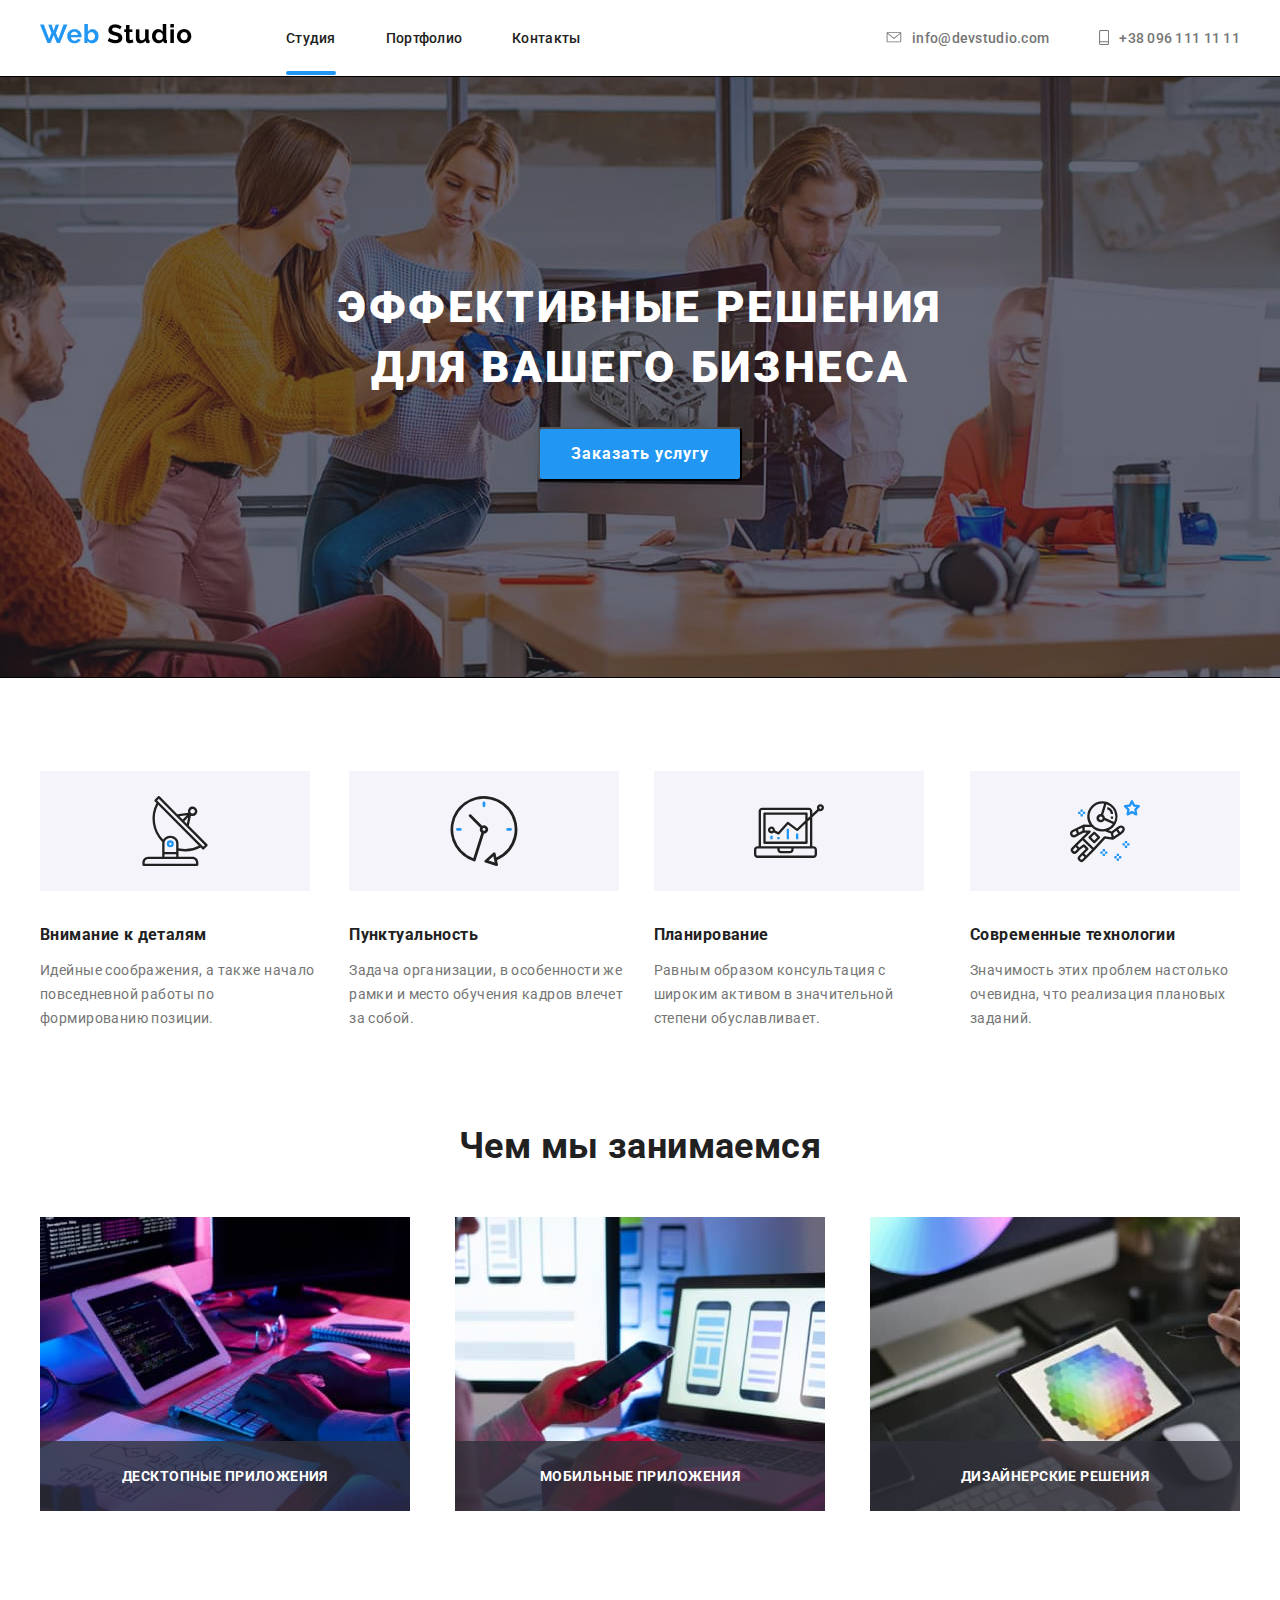
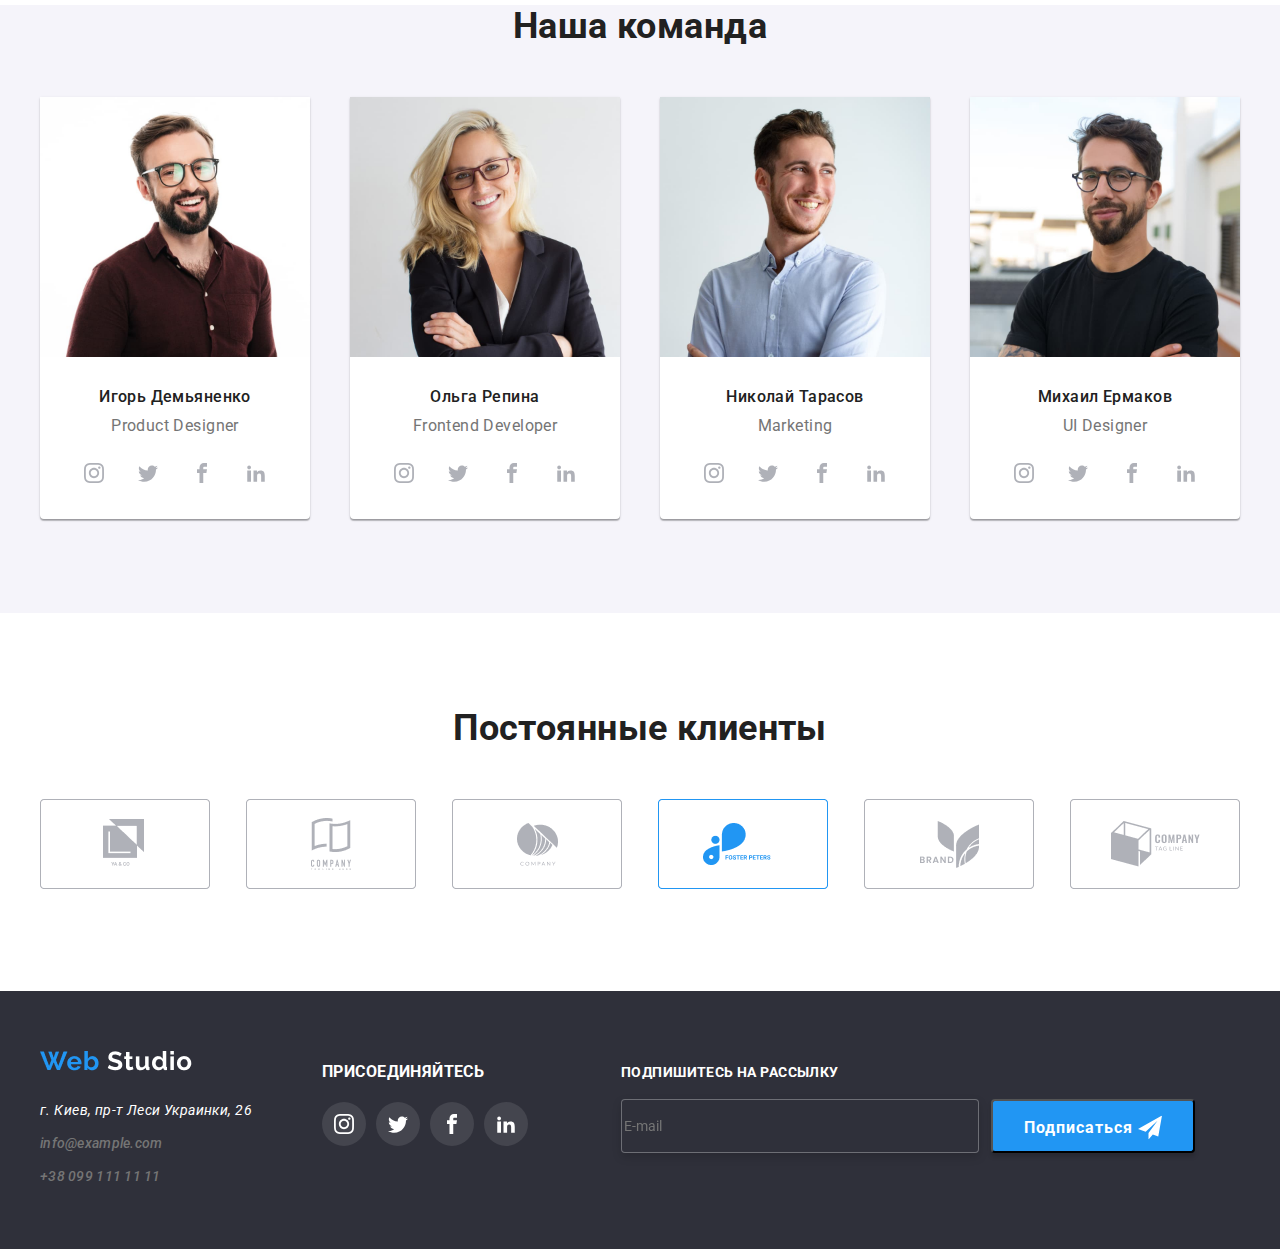
<file: index.html>
<!DOCTYPE html>
<html lang="ru">
  <head>
    <meta charset="UTF-8" />
    <meta name="viewport" content="width=device-width, initial-scale=1.0" />
    <title>Document</title>
    <link
      href="https://fonts.googleapis.com/css2?family=Roboto:wght@300;500;700&display=swap"
      rel="stylesheet"
    />
    <link
      rel="stylesheet"
      href="https://cdnjs.cloudflare.com/ajax/libs/modern-normalize/0.7.0/modern-normalize.min.css"
    />

    <link rel="stylesheet" href="./css/style.css" />
  </head>
  <body>
    <div class="speciality-color">
      <!--heder-->
      <header class="page-header">
        <div class="container flexbox">
          <nav class="navigation">
            <a href="./index.html" class="link logo"
              ><img src="./images/Web Studio.png" class="img" alt="" />
            </a>
            <ul class="list menu-list">
              <li class="menu-item">
                <a href="./index.html" class="link menu-link nav">Студия</a>
              </li>
              <li class="menu-item">
                <a href="./portfolio.html" class="link menu-link">Портфолио</a>
              </li>
              <li class="menu-item">
                <a href="#" class="link menu-link">Контакты</a>
              </li>
            </ul>
          </nav>
          <ul class="list menu-list">
            <li class="menu-item">
              <a href="mailto:info@devstudio.com" class="link contacts-link">
                <svg width="16" height="11" class="icon-header">
                  <use href="./images/sprite2.svg#icon-mail"></use>
                </svg>
                info@devstudio.com
              </a>
            </li>
            <li class="menu-item-tele">
              <a href="tell:380961111111" class="link contacts-link">
                <svg width="10" height="15" class="icon-header">
                  <use href="./images/sprite2.svg#icon-tele"></use>
                </svg>
                +38 096 111 11 11
              </a>
            </li>
          </ul>
        </div>
      </header>
    </div>
    <main>
      <!--hero-->
      <section class="hero-color">
        <div class="container hero">
          <h1 class="page-title">
            Эффективные решения<br />
            для вашего бизнеса
          </h1>
          <button class="btn" data-modal-open>Заказать услугу</button>
          <div class="backdrop is-hidden" data-modal>
            <div class="modal">
              <form class="form-page" autocomplete="off">
                <h1 class="text-form">
                  Оставьте свои данные, мы вам перезвоним
                </h1>

                <div class="form-section">
                  <svg class="form-iconname" width="12" height="12">
                    <use href="./images/sprite2.svg#icon-Vectorname"></use>
                  </svg>

                  <input
                    type="text"
                    class="form-input"
                    name="message"
                    id="name"
                    placeholder=" "
                  />
                  <label class="form-lebel" for="name">
                    Имя
                  </label>
                </div>

                <div class="form-section">
                  <svg class="form-iconname" width="13" height="13">
                    <use href="./images/sprite2.svg#icon-Vectortelephone"></use>
                  </svg>

                  <input
                    type="tel"
                    class="form-input"
                    name="telephone"
                    id="telephone"
                    placeholder=" "
                  />
                  <label class="form-lebel" for="telephone">
                    Телефон
                  </label>
                </div>

                <div class="form-section">
                  <svg class="form-iconname" width="15" height="12">
                    <use href="./images/sprite2.svg#icon-Vectorpochta"></use>
                  </svg>

                  <input
                    type="email"
                    class="form-input"
                    name="email"
                    id="email"
                    placeholder=" "
                  />
                  <label class="form-lebel" for="email">
                    Почта
                  </label>
                </div>
                <div class="form-section">
                  <textarea
                    name="comment"
                    class="form-textarea"
                    placeholder="Введите текст"
                  >
                  </textarea>
                  <label class="form-lebel" for="email">
                    Комментарий
                  </label>
                </div>

                <label class="checkbox-field">
                  <input
                    class="input-checkbox"
                    type="checkbox"
                    name="agreement"
                    value="agreement"
                  /><span class="checkbox-icon"></span>
                  <span class="checkbox-label"
                    >Соглашаюсь с рассылкой и принимаю
                    <a class="checkbox-link" href="">Условия договора</a>
                  </span>
                </label>
                <button class="btn btn-submit" type="submit">Отправить</button>
              </form>
              <button class="btn-close" data-modal-close>
                <svg class="icon-close" width="11" height="11">
                  <use href="./images/sprite2.svg#icon-close"></use>
                </svg>
              </button>
            </div>
          </div>
        </div>
      </section>
      <div class="speciality-color">
        <!--speciality-->
        <section>
          <div class="container">
            <ul class="list special">
              <li class="special-item">
                <svg width="70" height="70" class="special-icons">
                  <use href="./images/sprite2.svg#icon-antenna"></use>
                </svg>
                <h3 class="special-title">Внимание к деталям</h3>
                <p class="special-p">
                  Идейные соображения, а также начало повседневной работы по
                  формированию позиции.
                </p>
              </li>
              <li class="special-item">
                <svg width="70" height="70" class="special-icons">
                  <use href="./images/sprite2.svg#icon-clock"></use>
                </svg>
                <h3 class="special-title">Пунктуальность</h3>
                <p class="special-p">
                  Задача организации, в особенности же рамки и место обучения
                  кадров влечет за собой.
                </p>
              </li>
              <li class="special-item">
                <svg width="70" height="70" class="special-icons">
                  <use href="./images/sprite2.svg#icon-diagram"></use>
                </svg>
                <h3 class="special-title">Планирование</h3>
                <p class="special-p">
                  Равным образом консультация с широким активом в значительной
                  степени обуславливает.
                </p>
              </li>
              <li class="special-item">
                <svg width="70" height="70" class="special-icons">
                  <use href="./images/sprite2.svg#icon-astronaut"></use>
                </svg>
                <h3 class="special-title">Современные технологии</h3>
                <p class="special-p">
                  Значимость этих проблем настолько очевидна, что реализация
                  плановых заданий.
                </p>
              </li>
            </ul>
          </div>
        </section>
        <!--what are we doing-->
        <section>
          <div class="container">
            <h2 class="section-title">Чем мы занимаемся</h2>
            <ul class="list section">
              <li class="special-item">
                <img src="./images/imgbox1.jpg" alt="Десктопные приложения" />
                <h3 class="item-title">Десктопные приложения</h3>
              </li>
              <li class="special-item">
                <img src="./images/imgbox2.jpg" alt="Мобильные приложения" />
                <h3 class="item-title">Мобильные приложения</h3>
              </li>
              <li class="special-item">
                <img src="./images/imgbox3.jpg" alt="Дизайнерские решения" />
                <h3 class="item-title">Дизайнерские решения</h3>
              </li>
            </ul>
          </div>
        </section>
      </div>
      <!-- Our team-->
      <section class="our-team">
        <div class="container">
          <h2 class="section-title">Наша команда</h2>
          <ul class="list team">
            <li class="team-item">
              <img
                src="./images/igor.jpg"
                class="img-team"
                alt="Игорь Демьяненко"
              />
              <h4 class="name-title">Игорь Демьяненко</h4>
              <p class="skil-title">Product Designer</p>
              <ul class="list social">
                <li class="social-icons-item">
                  <a
                    href="https://www.instagram.com/"
                    class="link-icon"
                    target="_blank"
                    rel="noopener noreferrer"
                    aria-label="ссылка Инстаграм"
                  >
                    <svg width="20" height="20">
                      <use href="./images/sprite2.svg#icon-instagram"></use>
                    </svg>
                  </a>
                </li>
                <li class="social-icons-item">
                  <a
                    href="https://twitter.com/"
                    class="link-icon"
                    target="_blank"
                    rel="noopener noreferrer"
                    aria-label="ссылка Твиттер"
                  >
                    <svg width="20" height="20">
                      <use href="./images/sprite2.svg#icon-twitter"></use>
                    </svg>
                  </a>
                </li>
                <li class="social-icons-item">
                  <a
                    href="https://www.facebook.com/"
                    class="link-icon"
                    target="_blank"
                    rel="noopener noreferrer"
                    aria-label="ссылка фейсбук"
                  >
                    <svg width="20" height="20">
                      <use href="./images/sprite2.svg#icon-facebook"></use>
                    </svg>
                  </a>
                </li>
                <li class="social-icons-item">
                  <a
                    href="https://www.linkedin.com/"
                    class="link-icon"
                    target="_blank"
                    rel="noopener noreferrer"
                    aria-label="ссылка линкедын"
                  >
                    <svg width="20" height="20">
                      <use href="./images/sprite2.svg#icon-linkedin"></use>
                    </svg>
                  </a>
                </li>
              </ul>
            </li>
            <li class="team-item">
              <img
                src="./images/olga.jpg"
                class="img-team"
                alt="Ольга Репина"
              />
              <h4 class="name-title">Ольга Репина</h4>
              <p class="skil-title">Frontend Developer</p>
              <ul class="list social">
                <li class="social-icons-item">
                  <a
                    href="https://www.instagram.com/"
                    class="link-icon"
                    target="_blank"
                    rel="noopener noreferrer"
                    aria-label="ссылка Инстаграм"
                  >
                    <svg width="20" height="20">
                      <use href="./images/sprite2.svg#icon-instagram"></use>
                    </svg>
                  </a>
                </li>
                <li class="social-icons-item">
                  <a
                    href="https://twitter.com/"
                    class="link-icon"
                    target="_blank"
                    rel="noopener noreferrer"
                    aria-label="ссылка Твиттер"
                  >
                    <svg width="20" height="20">
                      <use href="./images/sprite2.svg#icon-twitter"></use>
                    </svg>
                  </a>
                </li>
                <li class="social-icons-item">
                  <a
                    href="https://www.facebook.com/"
                    class="link-icon"
                    target="_blank"
                    rel="noopener noreferrer"
                    aria-label="ссылка фейсбук"
                  >
                    <svg width="20" height="20">
                      <use href="./images/sprite2.svg#icon-facebook"></use>
                    </svg>
                  </a>
                </li>
                <li class="social-icons-item">
                  <a
                    href="https://www.linkedin.com/"
                    class="link-icon"
                    target="_blank"
                    rel="noopener noreferrer"
                    aria-label="ссылка линкедын"
                  >
                    <svg width="20" height="20">
                      <use href="./images/sprite2.svg#icon-linkedin"></use>
                    </svg>
                  </a>
                </li>
              </ul>
            </li>
            <li class="team-item">
              <img
                src="./images/nikolay.jpg"
                class="img-team"
                alt="Николай Тарасов"
              />
              <h4 class="name-title">Николай Тарасов</h4>
              <p class="skil-title">Marketing</p>
              <ul class="list social">
                <li class="social-icons-item">
                  <a
                    href="https://www.instagram.com/"
                    class="link-icon"
                    target="_blank"
                    rel="noopener noreferrer"
                    aria-label="ссылка Инстаграм"
                  >
                    <svg width="20" height="20">
                      <use href="./images/sprite2.svg#icon-instagram"></use>
                    </svg>
                  </a>
                </li>
                <li class="social-icons-item">
                  <a
                    href="https://twitter.com/"
                    class="link-icon"
                    target="_blank"
                    rel="noopener noreferrer"
                    aria-label="ссылка Твиттер"
                  >
                    <svg width="20" height="20">
                      <use href="./images/sprite2.svg#icon-twitter"></use>
                    </svg>
                  </a>
                </li>
                <li class="social-icons-item">
                  <a
                    href="https://www.facebook.com/"
                    class="link-icon"
                    target="_blank"
                    rel="noopener noreferrer"
                    aria-label="ссылка фейсбук"
                  >
                    <svg width="20" height="20">
                      <use href="./images/sprite2.svg#icon-facebook"></use>
                    </svg>
                  </a>
                </li>
                <li class="social-icons-item">
                  <a
                    href="https://www.linkedin.com/"
                    class="link-icon"
                    target="_blank"
                    rel="noopener noreferrer"
                    aria-label="ссылка линкедын"
                  >
                    <svg width="20" height="20">
                      <use href="./images/sprite2.svg#icon-linkedin"></use>
                    </svg>
                  </a>
                </li>
              </ul>
            </li>
            <li class="team-item">
              <img
                src="./images/michail.jpg"
                class="img-team"
                alt="Михаил Ермаков"
              />
              <h4 class="name-title">Михаил Ермаков</h4>
              <p class="skil-title">UI Designer</p>
              <ul class="list social">
                <li class="social-icons-item">
                  <a
                    href="https://www.instagram.com/"
                    class="link-icon"
                    target="_blank"
                    rel="noopener noreferrer"
                    aria-label="ссылка Инстаграм"
                  >
                    <svg width="20" height="20">
                      <use href="./images/sprite2.svg#icon-instagram"></use>
                    </svg>
                  </a>
                </li>
                <li class="social-icons-item">
                  <a
                    href="https://twitter.com/"
                    class="link-icon"
                    target="_blank"
                    rel="noopener noreferrer"
                    aria-label="ссылка Твиттер"
                  >
                    <svg width="20" height="20">
                      <use href="./images/sprite2.svg#icon-twitter"></use>
                    </svg>
                  </a>
                </li>
                <li class="social-icons-item">
                  <a
                    href="https://www.facebook.com/"
                    class="link-icon"
                    target="_blank"
                    rel="noopener noreferrer"
                    aria-label="ссылка фейсбук"
                  >
                    <svg width="20" height="20">
                      <use href="./images/sprite2.svg#icon-facebook"></use>
                    </svg>
                  </a>
                </li>
                <li class="social-icons-item">
                  <a
                    href="https://www.linkedin.com/"
                    class="link-icon"
                    target="_blank"
                    rel="noopener noreferrer"
                    aria-label="ссылка линкедын"
                  >
                    <svg width="20" height="20">
                      <use href="./images/sprite2.svg#icon-linkedin"></use>
                    </svg>
                  </a>
                </li>
              </ul>
            </li>
          </ul>
        </div>
      </section>
      <!--clients-->
      <section class="speciality-color">
        <div class="container">
          <h2 class="section-title">Постоянные клиенты</h2>
          <ul class="list clients">
            <li>
              <a href="#" class="link"
                ><img src="./images/Client 1.png" alt=""
              /></a>
            </li>
            <li>
              <a href="#" class="link"
                ><img src="./images/Client 2.png" alt=""
              /></a>
            </li>
            <li>
              <a href="#" class="link"
                ><img src="./images/Client 3.png" alt=""
              /></a>
            </li>
            <li>
              <a href="#" class="link"
                ><img src="./images/Client 4.png" alt=""
              /></a>
            </li>
            <li>
              <a href="#" class="link"
                ><img src="./images/Client 5.png" alt=""
              /></a>
            </li>
            <li>
              <a href="#" class="link"
                ><img src="./images/Client 6.png" alt=""
              /></a>
            </li>
          </ul>
        </div>
      </section>
    </main>
    <!--footer-->
    <footer class="footer-color">
      <div class="container">
        <section class="footer-list">
          <div class="adress">
            <a href="./index.html" class="link logo-footer"
              ><img src="./images/Web Studio (2).png" class="img" alt=""
            /></a>
            <address class="address-title">
              <ul class="list">
                <li>
                  <p class="text-adress-p">г. Киев, пр-т Леси Украинки, 26</p>
                </li>
                <li class="text-adress">
                  <a href="mailto:info@example.com" class="link contacts-link"
                    >info@example.com</a
                  >
                </li>
                <li class="text-adress">
                  <a href="tell:+38 0991111111" class="link contacts-link"
                    >+38 099 111 11 11</a
                  >
                </li>
              </ul>
            </address>
          </div>
          <div class="adress-social">
            <h3 class="item-title-footer">присоединяйтесь</h3>
            <ul class="list social-footer">
              <li class="social-icons-item">
                <a
                  href="https://www.instagram.com/"
                  class="link-icon-footer"
                  target="_blank"
                  rel="noopener noreferrer"
                  aria-label="ссылка Инстаграм"
                >
                  <svg width="20" height="20">
                    <use href="./images/sprite2.svg#icon-instagram"></use>
                  </svg>
                </a>
              </li>
              <li class="social-icons-item">
                <a
                  href="https://twitter.com/"
                  class="link-icon-footer"
                  target="_blank"
                  rel="noopener noreferrer"
                  aria-label="ссылка Твиттер"
                >
                  <svg width="20" height="20">
                    <use href="./images/sprite2.svg#icon-twitter"></use>
                  </svg>
                </a>
              </li>
              <li class="social-icons-item">
                <a
                  href="https://www.facebook.com/"
                  class="link-icon-footer"
                  target="_blank"
                  rel="noopener noreferrer"
                  aria-label="ссылка фейсбук"
                >
                  <svg width="20" height="20">
                    <use href="./images/sprite2.svg#icon-facebook"></use>
                  </svg>
                </a>
              </li>
              <li class="social-icons-item">
                <a
                  href="https://www.linkedin.com/"
                  class="link-icon-footer"
                  target="_blank"
                  rel="noopener noreferrer"
                  aria-label="ссылка линкедын"
                >
                  <svg width="20" height="20">
                    <use href="./images/sprite2.svg#icon-linkedin"></use>
                  </svg>
                </a>
              </li>
            </ul>
          </div>
          <div>
            <form class="form-footer">
              <input
                class="input-footer"
                type="email"
                name="email"
                id="mail"
                placeholder="E-mail"
              />
              <label class="label-footer" for="mail">
                Подпишитесь на рассылку
              </label>

              <button class="btn-footer" type="submit">
                Подписаться
                <svg class="btn-svg" width="24" height="24">
                  <use href="./images/sprite2.svg#icon-icon-send"></use>
                </svg>
              </button>
            </form>
          </div>
        </section>
      </div>
    </footer>
    <script src="./js/modal.js"></script>
  </body>
</html>
</file>
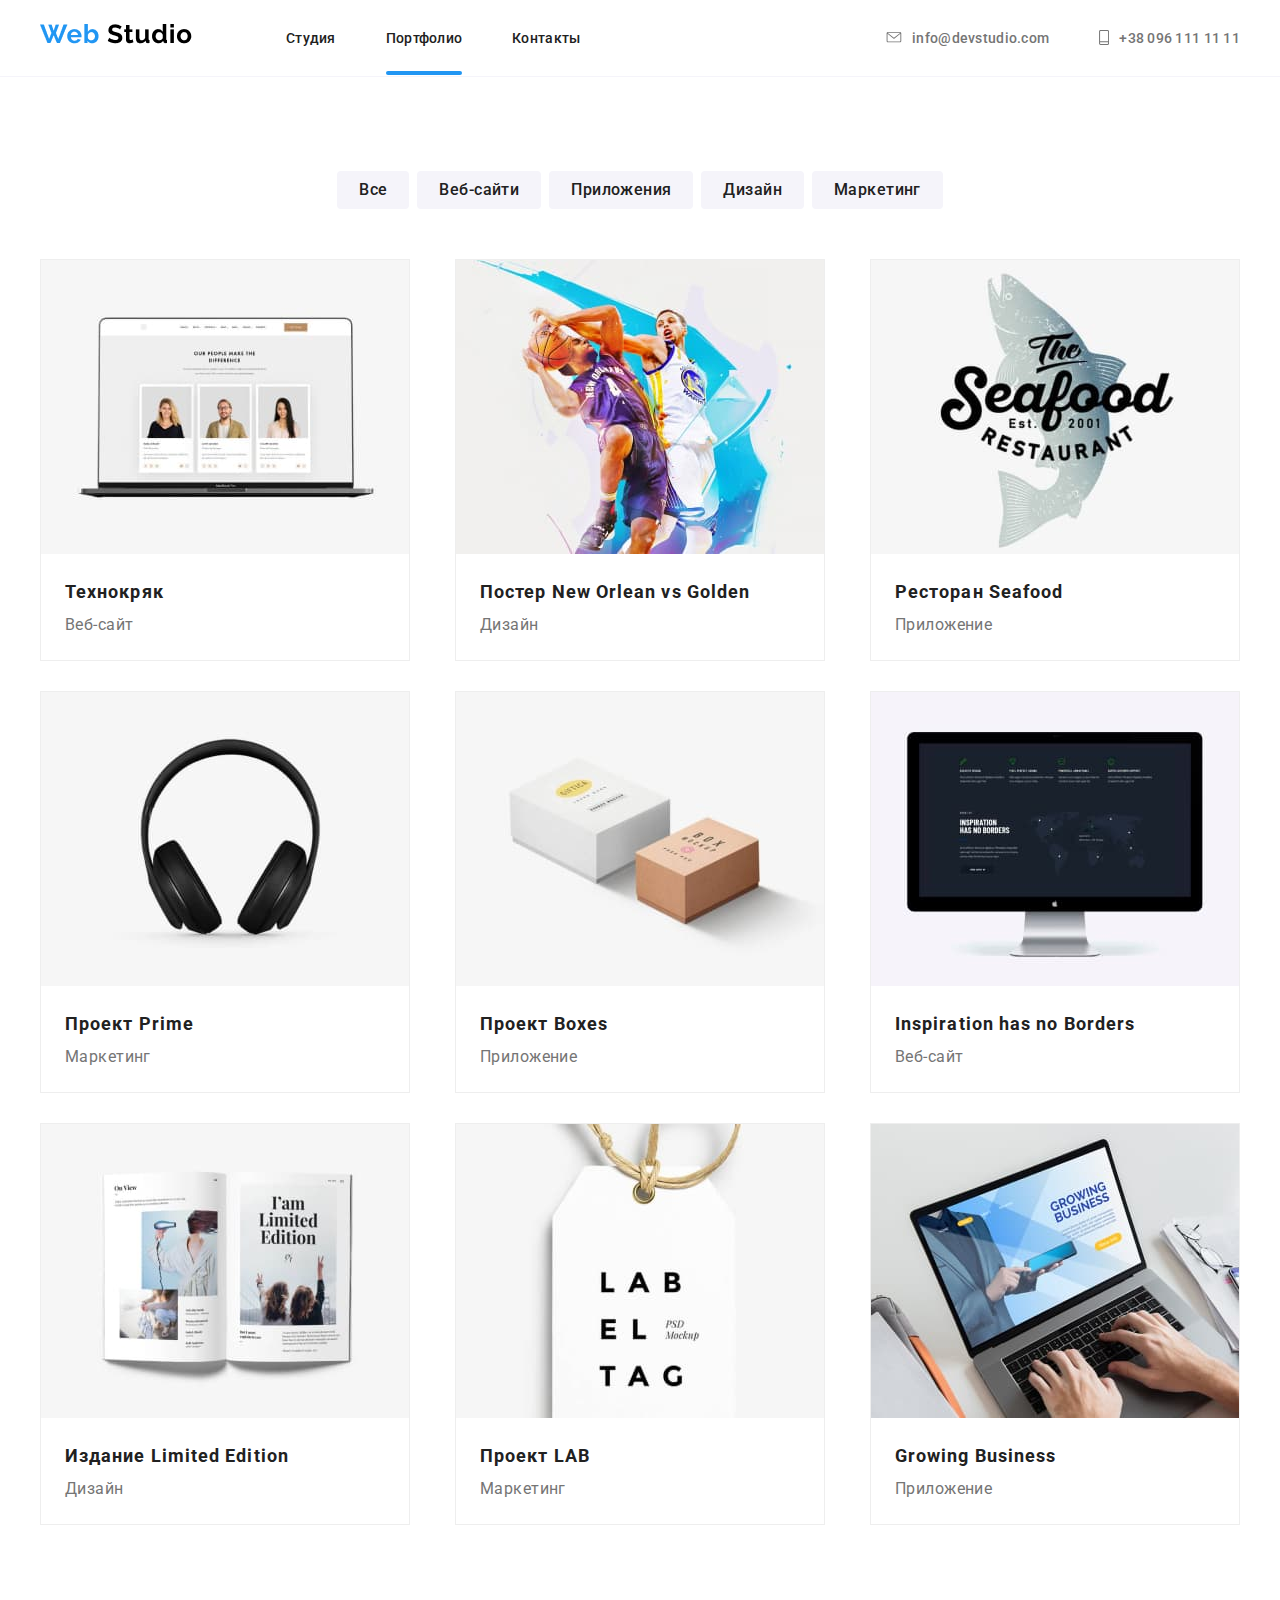
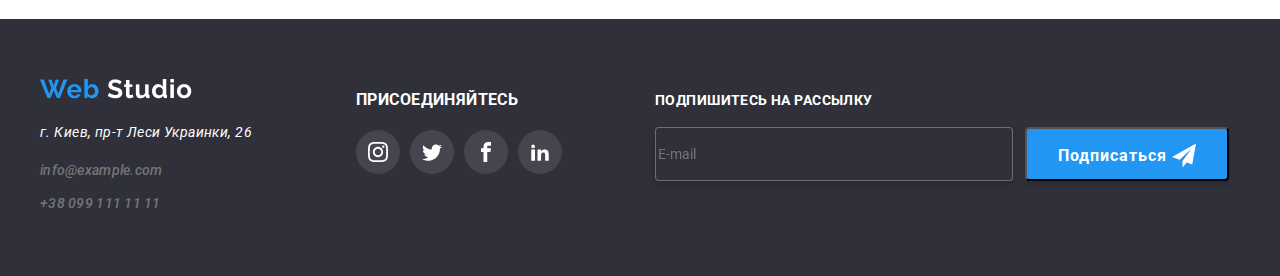
<file: portfolio.html>
<!DOCTYPE html>
<html lang="ru">
  <head>
    <meta charset="UTF-8" />
    <meta name="viewport" content="width=device-width, initial-scale=1.0" />
    <title>Document</title>
    <link
      href="https://fonts.googleapis.com/css2?family=Roboto:wght@300;500;700&display=swap"
      rel="stylesheet"
    />
    <link
      rel="stylesheet"
      href="https://cdnjs.cloudflare.com/ajax/libs/modern-normalize/0.7.0/modern-normalize.min.css"
    />

    <link rel="stylesheet" href="./css/style.css" />
  </head>
  <body>
    <div class="speciality-color">
      <!--heder-->
      <header class="page-header">
        <div class="container flexbox">
          <nav class="navigation">
            <a href="./index.html" class="link logo"
              ><img src="./images/Web Studio.png" class="img" alt="" />
            </a>
            <ul class="list menu-list">
              <li class="menu-item">
                <a href="./index.html" class="link menu-link">Студия</a>
              </li>
              <li class="menu-item">
                <a href="./portfolio.html" class="link menu-link nav"
                  >Портфолио</a
                >
              </li>
              <li class="menu-item">
                <a href="#" class="link menu-link">Контакты</a>
              </li>
            </ul>
          </nav>
          <ul class="list menu-list">
            <li class="menu-item">
              <a href="mailto:info@devstudio.com" class="link contacts-link">
                <svg width="16" height="11" class="icon-header">
                  <use href="./images/sprite2.svg#icon-mail"></use>
                </svg>
                info@devstudio.com
              </a>
            </li>
            <li class="menu-item-tele">
              <a href="tell:380961111111" class="link contacts-link">
                <svg width="10" height="15" class="icon-header">
                  <use href="./images/sprite2.svg#icon-tele"></use>
                </svg>
                +38 096 111 11 11
              </a>
            </li>
          </ul>
        </div>
      </header>
    </div>
    <main>
      <!--menu-->
      <saction>
        <div class="container">
          <ul class="list menu-link-list">
            <li class="menu-list-link">
              <a href="#" class="menu-link-saction">Все</a>
            </li>
            <li class="menu-list-link">
              <a href="#" class="menu-link-saction">Веб-сайти</a>
            </li>
            <li class="menu-list-link">
              <a href="#" class="menu-link-saction">Приложения</a>
            </li>
            <li class="menu-list-link">
              <a href="#" class="menu-link-saction">Дизайн</a>
            </li>
            <li class="menu-list-link">
              <a href="#" class="menu-link-saction">Маркетинг</a>
            </li>
          </ul>
        </div>
      </saction>
      <!--high skil-->
      <saction>
        <div class="container">
          <ul class="list web">
            <li class="web-container">
              <a href="" class="link special-item">
                <div class="box">
                  <img
                    src="./images/imgproject 1 (1).jpg"
                    class="img"
                    alt="Технокряк"
                  />
                  <div class="overlay">
                    <p class="text-overlay">
                      Технокряк это современная площадка распространения
                      коронавируса. Компании используют эту платформу для
                      цифрового шпионажа и атак на защищённые сервера
                      конкурентов.
                    </p>
                  </div>
                </div>
                <div class="main-title">
                  <h4 class="filter-title">Технокряк</h4>
                  <p class="subfilter-title">Веб-сайт</p>
                </div>
              </a>
            </li>

            <li class="web-container">
              <a href="" class="link special-item">
                <div class="box">
                  <img
                    src="./images/imgproject 2 (1).jpg"
                    class="img"
                    alt="Постер New Orlean vs Golden"
                  />
                  <div class="overlay">
                    <p class="text-overlay">
                      Технокряк это современная площадка распространения
                      коронавируса. Компании используют эту платформу для
                      цифрового шпионажа и атак на защищённые сервера
                      конкурентов.
                    </p>
                  </div>
                </div>
                <div class="main-title">
                  <h4 class="filter-title">Постер New Orlean vs Golden</h4>
                  <p class="subfilter-title">Дизайн</p>
                </div>
              </a>
            </li>
            <li class="web-container">
              <a href="" class="link special-item">
                <div class="box">
                  <img
                    src="./images/imgproject 3 (1).jpg"
                    class="img"
                    alt="Ресторан Seafood"
                  />
                  <div class="overlay">
                    <p class="text-overlay">
                      Технокряк это современная площадка распространения
                      коронавируса. Компании используют эту платформу для
                      цифрового шпионажа и атак на защищённые сервера
                      конкурентов.
                    </p>
                  </div>
                </div>
                <div class="main-title">
                  <h4 class="filter-title">Ресторан Seafood</h4>
                  <p class="subfilter-title">Приложение</p>
                </div>
              </a>
            </li>
            <li class="web-container">
              <a href="" class="link special-item">
                <div class="box">
                  <img
                    src="./images/imgproject 4 (1).jpg"
                    class="img"
                    alt="Проект Prime"
                  />
                  <div class="overlay">
                    <p class="text-overlay">
                      Технокряк это современная площадка распространения
                      коронавируса. Компании используют эту платформу для
                      цифрового шпионажа и атак на защищённые сервера
                      конкурентов.
                    </p>
                  </div>
                </div>
                <div class="main-title">
                  <h4 class="filter-title">Проект Prime</h4>
                  <p class="subfilter-title">Маркетинг</p>
                </div>
              </a>
            </li>
            <li class="web-container">
              <a href="" class="link special-item">
                <div class="box">
                  <img
                    src="./images/imgproject 5 (1).jpg"
                    class="img"
                    alt="Проект Boxes"
                  />
                  <div class="overlay">
                    <p class="text-overlay">
                      Технокряк это современная площадка распространения
                      коронавируса. Компании используют эту платформу для
                      цифрового шпионажа и атак на защищённые сервера
                      конкурентов.
                    </p>
                  </div>
                </div>
                <div class="main-title">
                  <h4 class="filter-title">Проект Boxes</h4>
                  <p class="subfilter-title">Приложение</p>
                </div>
              </a>
            </li>
            <li class="web-container">
              <a href="" class="link special-item">
                <div class="box">
                  <img
                    src="./images/imgmacbook (1).jpg"
                    class="img"
                    alt="Inspiration has no Borders"
                  />
                  <div class="overlay">
                    <p class="text-overlay">
                      Технокряк это современная площадка распространения
                      коронавируса. Компании используют эту платформу для
                      цифрового шпионажа и атак на защищённые сервера
                      конкурентов.
                    </p>
                  </div>
                </div>
                <div class="main-title">
                  <h4 class="filter-title">Inspiration has no Borders</h4>
                  <p class="subfilter-title">Веб-сайт</p>
                </div>
              </a>
            </li>
            <li class="web-container">
              <a href="" class="link special-item">
                <div class="box">
                  <img
                    src="./images/imgproject 7 (1).jpg"
                    class="img"
                    alt="Издание Limited Edition"
                  />
                  <div class="overlay">
                    <p class="text-overlay">
                      Технокряк это современная площадка распространения
                      коронавируса. Компании используют эту платформу для
                      цифрового шпионажа и атак на защищённые сервера
                      конкурентов.
                    </p>
                  </div>
                </div>
                <div class="main-title">
                  <h4 class="filter-title">Издание Limited Edition</h4>
                  <p class="subfilter-title">Дизайн</p>
                </div>
              </a>
            </li>
            <li class="web-container">
              <a href="" class="link special-item">
                <div class="box">
                  <img
                    src="./images/imgproject 8 (1).jpg"
                    class="img"
                    alt="Проект LAB"
                  />
                  <div class="overlay">
                    <p class="text-overlay">
                      Технокряк это современная площадка распространения
                      коронавируса. Компании используют эту платформу для
                      цифрового шпионажа и атак на защищённые сервера
                      конкурентов.
                    </p>
                  </div>
                </div>
                <div class="main-title">
                  <h4 class="filter-title">Проект LAB</h4>
                  <p class="subfilter-title">Маркетинг</p>
                </div>
              </a>
            </li>
            <li class="web-container">
              <a href="" class="link special-item">
                <div class="box">
                  <img
                    src="./images/imgnotebook (1).jpg"
                    class="img"
                    alt="Growing Business"
                  />
                  <div class="overlay">
                    <p class="text-overlay">
                      Технокряк это современная площадка распространения
                      коронавируса. Компании используют эту платформу для
                      цифрового шпионажа и атак на защищённые сервера
                      конкурентов.
                    </p>
                  </div>
                </div>
                <div class="main-title">
                  <h4 class="filter-title">Growing Business</h4>
                  <p class="subfilter-title">Приложение</p>
                </div>
              </a>
            </li>
          </ul>
        </div>
      </saction>
    </main>
    <!--footer-->
    <footer class="footer-color">
      <div class="container">
        <section class="footer-list">
          <div class="adress">
            <a href="./index.html" class="link logo"
              ><img src="./images/Web Studio (2).png" class="img" alt=""
            /></a>
            <address class="address-title">
              <ul class="list">
                <li>
                  <p>г. Киев, пр-т Леси Украинки, 26</p>
                </li>
                <li class="text-adress">
                  <a href="mailto:info@example.com" class="link contacts-link"
                    >info@example.com</a
                  >
                </li>
                <li class="text-adress">
                  <a href="tell:+38 0991111111" class="link contacts-link"
                    >+38 099 111 11 11</a
                  >
                </li>
              </ul>
            </address>
          </div>
          <div class="adress-social">
            <h3 class="item-title-footer">присоединяйтесь</h3>
            <ul class="list social-footer">
              <li class="social-icons-item">
                <a
                  href="https://www.instagram.com/"
                  class="link-icon-footer"
                  target="_blank"
                  rel="noopener noreferrer"
                  aria-label="ссылка Инстаграм"
                >
                  <svg width="20" height="20">
                    <use href="./images/sprite2.svg#icon-instagram"></use>
                  </svg>
                </a>
              </li>
              <li class="social-icons-item">
                <a
                  href="https://twitter.com/"
                  class="link-icon-footer"
                  target="_blank"
                  rel="noopener noreferrer"
                  aria-label="ссылка Твиттер"
                >
                  <svg width="20" height="20">
                    <use href="./images/sprite2.svg#icon-twitter"></use>
                  </svg>
                </a>
              </li>
              <li class="social-icons-item">
                <a
                  href="https://www.facebook.com/"
                  class="link-icon-footer"
                  target="_blank"
                  rel="noopener noreferrer"
                  aria-label="ссылка фейсбук"
                >
                  <svg width="20" height="20">
                    <use href="./images/sprite2.svg#icon-facebook"></use>
                  </svg>
                </a>
              </li>
              <li class="social-icons-item">
                <a
                  href="https://www.linkedin.com/"
                  class="link-icon-footer"
                  target="_blank"
                  rel="noopener noreferrer"
                  aria-label="ссылка линкедын"
                >
                  <svg width="20" height="20">
                    <use href="./images/sprite2.svg#icon-linkedin"></use>
                  </svg>
                </a>
              </li>
            </ul>
          </div>

          <div>
            <form class="form-footer">
              <input
                class="input-footer"
                type="email"
                name="email"
                id="mail"
                placeholder="E-mail"
              />
              <label class="label-footer" for="mail">
                Подпишитесь на рассылку
              </label>

              <button class="btn-footer" type="submit">
                Подписаться
                <svg class="btn-svg" width="24" height="24">
                  <use href="./images/sprite2.svg#icon-icon-send"></use>
                </svg>
              </button>
            </form>
          </div>
        </section>
      </div>
    </footer>
  </body>
</html>
</file>
<file: css/style.css>
/*font-family: 'Roboto', sans-serif;*/
.html {
  box-sizing: border-box;
}

*,
*::before,
*::after {
  box-sizing: inherit;
  /* outline: 1px solid blue; */
}

:root {
  --accent-color: #2196f3;
  --main-color: #757575;
  --white-color: #ffffff;
  --black-color: #212121;
  --item-title: rgba(47, 48, 58, 0.8);
  --footer-list: #2f303a;
  --gray-color: #f5f4fa;
  --icons-color: #afb1b8;
  --timing-function: cubic-bezier(0.4, 0, 0.2, 1);
}

body {
  font-family: "Roboto", sans-serif;
  font-style: normal;
  font-size: 14px;
  line-height: 1.714;
  letter-spacing: 0.03em;
  color: var(--main-color);
}

.backdrop {
  position: fixed;
  top: 0;
  left: 0;
  width: 100%;
  height: 100%;
  background: rgba(0, 0, 0, 0.2);
  z-index: 1;
  transition: opacity 250ms cubic-bezier(0.4, 0, 0.2, 1);
}

.backdrop.is-hidden {
  opacity: 0;
  pointer-events: none;
  transition: opacity 250ms cubic-bezier(0.4, 0, 0.2, 1);
}

.modal {
  position: absolute;
  top: 50%;
  left: 50%;

  transform: translate(-50%, -50%);
  min-width: 528px;
  min-height: 581px;
  display: inline-flex;
  justify-content: flex-end;

  background: var(--white-color);
  box-shadow: 0px 1px 3px rgba(0, 0, 0, 0.12), 0px 1px 1px rgba(0, 0, 0, 0.14),
    0px 2px 1px rgba(0, 0, 0, 0.2);
  border-radius: 4px;
  z-index: 1;
}

.btn-close {
  box-sizing: border-box;
  width: 30px;
  height: 30px;
  margin: 8px 8px 2px 2px;

  border-radius: 50%;
  border: 1px solid rgba(0, 0, 0, 0.1);
  background-color: var(--white-color);
  color: #000000;
  outline: none;
  cursor: pointer;
}

.btn-close:hover,
.btn-close:focus + .icon-close {
  fill: var(--accent-color);
}

.form-page {
  display: inline-block;
  margin-top: 40px;
  max-width: 100%;
}

.text-form {
  font-weight: bold;
  font-size: 20px;
  line-height: 1.15;
  text-align: center;
  color: var(--black-color);
  margin: 0;
  margin-bottom: 30px;
}

.form-section {
  display: flex;
  position: relative;
  margin-bottom: 28px;
}

.form-input {
  width: 100%;
  height: 40px;
  padding-left: 42px;

  border: 1px solid rgba(33, 33, 33, 0.2);
  box-sizing: border-box;
  border-radius: 4px;
  outline: none;
  cursor: pointer;

  transition: border 250ms cubic-bezier(0.4, 0, 0.2, 1);
}

.form-input:focus {
  border: 1px solid var(--accent-color);
}

.form-section:focus-within .form-iconname {
  fill: var(--accent-color);
}

.form-lebel {
  display: inline-block;
  position: absolute;
  left: 1px;
  transform: translatey(-140%);
  font-weight: normal;
  font-size: 12px;
  line-height: 1.167;
  color: var(--main-color);
  letter-spacing: 0.01em;
}

.form-iconname {
  position: absolute;
  transform: translateY(100%);
  padding-right: 15px;
  padding-left: 15px;
  fill: var(--black-color);
}

.form-textarea {
  width: 100%;
  height: 120px;

  padding: 12px 16px;
  border: 1px solid rgba(33, 33, 33, 0.2);
  border-radius: 4px;
  resize: none;

  font-size: 14px;
  line-height: 1.14;
  letter-spacing: 0.01em;

  transition: border 250ms cubic-bezier(0.4, 0, 0.2, 1);
}
.form-section:focus-within > .form-textarea {
  border: 1px solid var(--accent-color);
  outline: none;
}
/* .form-submit {
  margin-bottom: 30px;
} */
.checkbox-field {
  display: flex;
  align-items: center;
  padding-left: 13px;
  margin-bottom: 30px;

  font-size: 14px;
  line-height: 1.71;
  letter-spacing: 0.03em;
  color: var(--main-color);
}

.input-checkbox {
  position: absolute;
  width: 1px;
  height: 1px;
  margin: -1px;
  border: 0;
  padding: 0;
  clip: rect(0 0 0 0);
  overflow: hidden;
}

.checkbox-icon {
  display: inline-block;
  margin-right: 8px;
  width: 16px;
  height: 15px;

  border: 2px solid var(--dark-color);
  border-radius: 2px;

  transition: border-color 250ms cubic-bezier(0.4, 0, 0.2, 1),
    background-color 250ms cubic-bezier(0.4, 0, 0.2, 1);
}

.input-checkbox:checked + .checkbox-icon {
  border-color: var(--accent-color);
  background-color: var(--accent-color);
  background-image: url("../images/check-optmz.svg");
  background-size: contain;
  background-origin: border-box;
}

.checkbox-link {
  color: var(--accent-color);
}

.img {
  display: inline-block;
}

.link {
  display: block;
}

.container {
  max-width: 1200px;
  padding-left: 15px;
  padding-right: 15px;
  margin-right: auto;
  margin-left: auto;
}

.flexbox {
  display: flex;
  align-items: center;
}

.list {
  list-style: none;
  padding: 0px;
  margin: 0px;
}

.page-header {
  background: var(--white-color);
  padding: 24px 0;
  border-bottom: 1px solid var(--gray-color);
}

.navigation {
  display: flex;
  align-items: center;
  margin-right: auto;
}

.logo {
  margin-right: 94px;
}

.menu-list {
  display: flex;
}

.menu-item:not(:last-child) {
  display: flex;
  margin-right: 50px;
}

.menu-link {
  position: relative;
  font-weight: 500;
  line-height: 1.143;
  letter-spacing: 0.02em;
  color: var(--black-color);
  text-decoration: none;

  transition: color 250ms cubic-bezier(0.4, 0, 0.2, 1);
}

.menu-link:hover,
.menu-link:focus {
  color: var(--accent-color);
}

.nav::after {
  content: "";
  position: absolute;
  left: 0;
  bottom: -29px;

  display: block;
  width: 100%;
  height: 4px;
  background: #2196f3;
  border-radius: 2px;

  transition: opacity 250ms var(--timing-function);
}

.menu-item-tele {
  display: flex;
}

.icon-header {
  padding-right: 10px;
}

.contacts-link {
  font-weight: 500;
  line-height: 1.143;
  letter-spacing: 0.02em;
  text-decoration: none;
  color: var(--main-color);
  fill: var(--main-color);
  display: inline-flex;
  align-items: center;

  transition: color 250ms cubic-bezier(0.4, 0, 0.2, 1),
    fill 250ms cubic-bezier(0.4, 0, 0.2, 1);
}

.contacts-link:hover,
.contacts-link:focus {
  fill: var(--accent-color);
  color: var(--accent-color);
}

.hero-color {
  max-width: 1600px;
  height: 600px;
  margin-left: auto;
  margin-right: auto;
  outline: 1px solid black;
  background-image: linear-gradient(
      to right,
      rgba(47, 48, 58, 0.4),
      rgba(47, 48, 58, 0.4)
    ),
    url(../images/hero.jpg);
  background-repeat: no-repeat;
  background-position: center;
  background-size: cover;
  margin-bottom: 94px;
}

.hero {
  text-align: center;

  padding-top: 200px;
}

.page-title {
  font-weight: 900;
  font-size: 44px;
  line-height: 1.364;
  text-align: center;
  letter-spacing: 0.06em;
  text-transform: uppercase;
  color: var(--white-color);
  margin: 0;
  padding-bottom: 30px;
}

.speciality-color {
  max-width: 1600px;
  margin-left: auto;
  margin-right: auto;
  background: var(--white-color);
}

.btn {
  width: 200px;
  height: 50px;
  font-weight: bold;
  font-size: 16px;
  line-height: 1.875;

  letter-spacing: 0.06em;
  color: var(--white-color);
  background: var(--accent-color);
  box-shadow: 0px 4px 4px rgba(0, 0, 0, 0.15);
  border-radius: 4px;
  padding: 0;
}

.special {
  display: flex;
  margin-bottom: 94px;
}

.special-item {
  position: relative;
  display: flex;
  flex-direction: column;
  text-decoration: none;
}

.special-item:not(:last-child) {
  margin-right: 30px;
}

.special-title {
  margin: 0;
  margin-top: 30px;
  margin-bottom: 10px;
  color: var(--black-color);
}

.special-p {
  margin: 0;
}

.special-icons {
  padding: 25px 100px;
  background: var(--gray-color);
}

.section-title {
  font-weight: bold;
  font-size: 36px;
  line-height: 1.167;
  text-align: center;
  color: var(--black-color);
  margin: 0;
  padding-bottom: 50px;
}

.section {
  display: flex;
  justify-content: space-between;
  margin-bottom: 94px;
}

.our-team {
  max-width: 1600px;
  margin-left: auto;
  margin-right: auto;

  background: var(--gray-color);
}

.img-team {
  display: block;
  width: 270px;
}

.item-title {
  position: absolute;
  width: 370px;
  height: 70px;
  display: flex;
  justify-content: center;
  align-items: center;
  bottom: 0;
  font-weight: bold;
  line-height: 1.143;
  text-align: center;
  letter-spacing: 0.03em;
  text-transform: uppercase;
  font-size: 14px;
  color: var(--white-color);
  background: var(--item-title);
  margin: 0;
}

.team {
  display: flex;
  justify-content: space-between;
  padding-bottom: 94px;
  margin-bottom: 94px;
}

.team-item {
  background: #ffffff;
  box-shadow: 0px 1px 3px rgba(0, 0, 0, 0.12), 0px 1px 1px rgba(0, 0, 0, 0.14),
    0px 2px 1px rgba(0, 0, 0, 0.2);
  border-radius: 0px 0px 4px 4px;
}

.name-title {
  font-weight: 500;
  font-size: 16px;
  line-height: 1.188;
  text-align: center;
  color: var(--black-color);
  margin: 0;
  margin-top: 30px;
  margin-bottom: 10px;
}

.skil-title {
  font-size: 16px;
  line-height: 1.188;
  text-align: center;
  margin: 0;
  margin-bottom: 16px;
}

.social {
  display: flex;
  justify-content: center;
  padding-left: 32px;
  padding-bottom: 24px;
  padding-right: 32px;
}

.social-icons-item:not(:last-child) {
  margin-right: 10px;
}

.link-icon {
  display: inline-flex;
  justify-content: center;
  align-items: center;
  width: 44px;
  height: 44px;
  fill: var(--icons-color);
  background: var(--white-color);
  border-radius: 50%;

  transition: background-color 250ms cubic-bezier(0.4, 0, 0.2, 1),
    fill 250ms cubic-bezier(0.4, 0, 0.2, 1);
}

.link-icon:hover,
.link-icon:focus {
  background: var(--accent-color);
  fill: var(--white-color);
}

.main-title {
  padding: 20px 24px;
}

.filter-title {
  font-weight: bold;
  font-size: 18px;
  line-height: 2;
  letter-spacing: 0.06em;
  color: var(--black-color);

  margin: 0;
}

.subfilter-title {
  font-weight: normal;
  font-size: 16px;
  line-height: 1.875;
  color: var(--main-color);

  margin: 0;
}

.menu-link-list {
  display: flex;
  justify-content: center;
  padding-bottom: 50px;
  padding-top: 94px;
}

.menu-link-saction {
  font-weight: 500;
  font-size: 16px;
  line-height: 1.625;
  text-align: center;
  color: var(--black-color);
  text-decoration: none;
  display: inline-block;
  border-radius: 4px;
  padding: 6px 22px;
  background: var(--gray-color);

  transition: background-color 250ms cubic-bezier(0.4, 0, 0.2, 1),
    color 250ms cubic-bezier(0.4, 0, 0.2, 1);
}

.menu-list-link:not(:last-child) {
  margin-right: 8px;
}

.menu-link-saction:hover,
.menu-link-saction:focus {
  background: var(--accent-color);
  color: var(--white-color);
}

.clients {
  display: flex;
  justify-content: space-between;
  margin-bottom: 94px;
}

.web {
  display: flex;
  flex-wrap: wrap;
  justify-content: space-between;
  margin-bottom: 94px;
}

.web-container {
  width: 370px;
  margin-bottom: 30px;
  background: var(--white-color);
  border: 1px solid #eeeeee;
  box-sizing: border-box;
}

.web-container:hover {
  box-shadow: 0px 1px 1px rgba(0, 0, 0, 0.12), 0px 4px 4px rgba(0, 0, 0, 0.06),
    1px 4px 6px rgba(0, 0, 0, 0.16);
}

.box {
  display: flex;
  position: relative;
  overflow: hidden;
}

.special-item:hover .overlay {
  transform: translatey(0);
}

.overlay {
  position: absolute;
  top: 0;
  left: 0;
  width: 100%;
  height: 100%;
  display: inline-flex;
  justify-content: center;
  background: rgba(33, 150, 243, 0.9);

  transform: translatey(100%);
  transition: transform 250ms var(--timing-function);
}

.text-overlay {
  width: 322px;
  height: 168px;
  font-weight: normal;
  font-size: 18px;
  line-height: 1.556;
  color: #ffffff;
  margin: 0;
  padding-top: 63px;
  padding-bottom: 63px;
}

.web-container:nth-last-child(-n + 3) {
  margin-bottom: 0px;
}

.address-title {
  text-align: center;
  color: var(--white-color);
}

.footer-color {
  max-width: 1600px;
  margin-left: auto;
  margin-right: auto;
  background: var(--footer-list);
}

.footer-list {
  display: flex;
}

.adress {
  display: inline-flex;
  flex-direction: column;
  align-items: flex-start;
  margin-right: 70px;
  padding-top: 60px;
  padding-bottom: 60px;
}

.logo-footer {
  margin-bottom: 20px;
}

.adress-social {
  padding-top: 72px;
  padding-bottom: 100px;
  margin-right: 93px;
}

.social-footer {
  display: flex;
}

.text-adress {
  text-align: justify;
  margin: 0;
}
.text-adress:not(:last-child) {
  margin-bottom: 9px;
}

.text-adress-p {
  text-align: justify;
  margin: 0;
  margin-bottom: 9px;
}

.link-icon-footer {
  display: inline-flex;
  justify-content: center;
  align-items: center;
  width: 44px;
  height: 44px;
  fill: var(--white-color);
  background: rgba(255, 255, 255, 0.1);
  border-radius: 50%;

  transition: background-color 250ms cubic-bezier(0.4, 0, 0.2, 1),
    fill 250ms cubic-bezier(0.4, 0, 0.2, 1);
}

.link-icon-footer:hover,
.link-icon-footer:focus {
  background: var(--accent-color);
}

.item-title-footer {
  font-weight: bold;
  line-height: 1.143;
  text-transform: uppercase;
  color: var(--white-color);
  display: flex;
  margin: 0;
  margin-bottom: 20px;
}

.form-footer {
  display: flex;
  padding-top: 108px;
  padding-bottom: 94px;
}

.input-footer {
  position: relative;
  display: flex;
  width: 358px;
  min-height: 50px;
  border: 1px solid rgba(255, 255, 255, 0.3);
  box-sizing: border-box;
  filter: drop-shadow(0px 4px 4px rgba(0, 0, 0, 0.15));
  border-radius: 4px;
  background: #2f303a;
  margin: 0;
  margin-right: 12px;
}

.label-footer {
  position: absolute;
  transform: translateY(-35px);
  font-weight: bold;
  line-height: 1.143;
  text-transform: uppercase;
  color: var(--white-color);
}

.btn-footer {
  width: 200px;
  min-height: 50px;
  font-weight: bold;
  font-size: 16px;
  line-height: 1.875;

  letter-spacing: 0.06em;
  color: var(--white-color);
  background: var(--accent-color);
  box-shadow: 0px 4px 4px rgba(0, 0, 0, 0.15);
  border-radius: 4px;

  padding: 0;
}

.btn-svg {
  /* text-align: center; */
  transform: translateY(6.5px);
}
</file>
